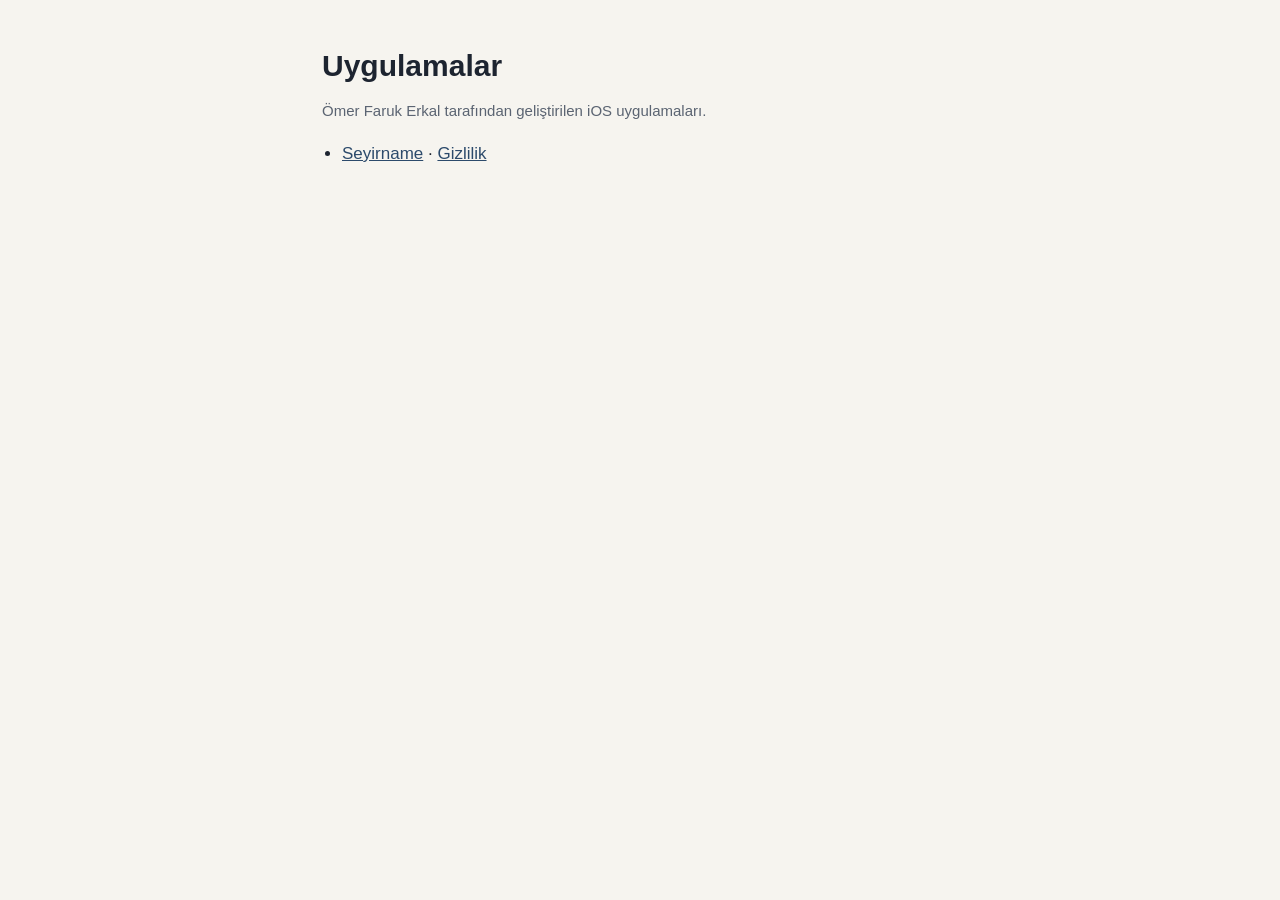
<file: index.html>
<!DOCTYPE html>
<html lang="tr"><head><meta charset="utf-8"><meta name="viewport" content="width=device-width,initial-scale=1">
<title>Ömer Faruk Erkal · Uygulamalar</title><link rel="stylesheet" href="/style.css"></head>
<body><main>
<h1>Uygulamalar</h1>
<p class="muted">Ömer Faruk Erkal tarafından geliştirilen iOS uygulamaları.</p>
<ul><li><a href="/seyirname/">Seyirname</a> · <a href="/seyirname/gizlilik/">Gizlilik</a></li></ul>
</main></body></html>
</file>
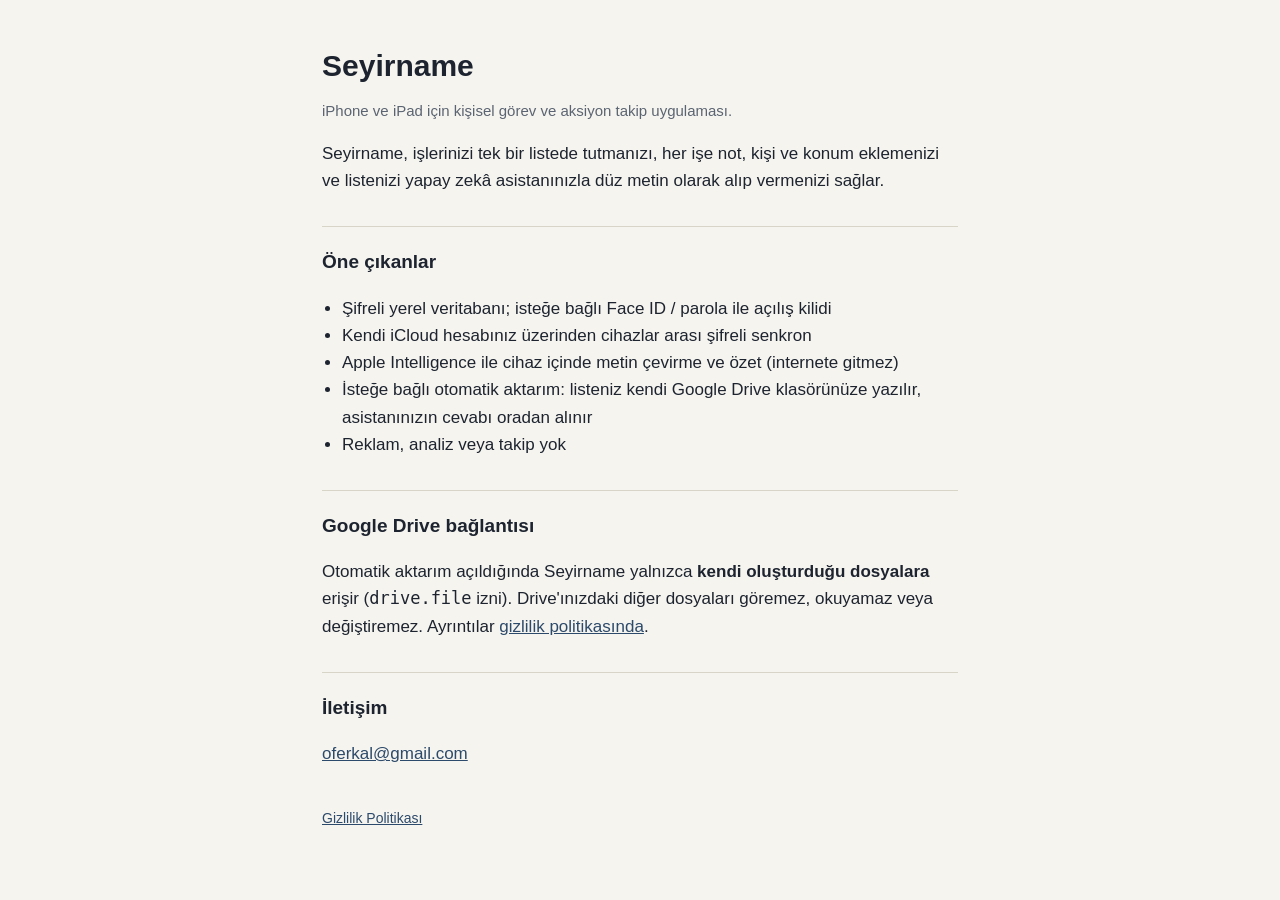
<file: seyirname/index.html>
<!DOCTYPE html>
<html lang="tr"><head><meta charset="utf-8"><meta name="viewport" content="width=device-width,initial-scale=1">
<title>Seyirname</title>
<meta name="description" content="Seyirname: kişisel, yüksek güvenlikli görev ve aksiyon takip uygulaması (iPhone ve iPad).">
<link rel="stylesheet" href="/style.css"></head>
<body><main>
<h1>Seyirname</h1>
<p class="muted">iPhone ve iPad için kişisel görev ve aksiyon takip uygulaması.</p>

<p>Seyirname, işlerinizi tek bir listede tutmanızı, her işe not, kişi ve konum eklemenizi ve listenizi yapay zekâ asistanınızla düz metin olarak alıp vermenizi sağlar.</p>

<h2>Öne çıkanlar</h2>
<ul>
<li>Şifreli yerel veritabanı; isteğe bağlı Face ID / parola ile açılış kilidi</li>
<li>Kendi iCloud hesabınız üzerinden cihazlar arası şifreli senkron</li>
<li>Apple Intelligence ile cihaz içinde metin çevirme ve özet (internete gitmez)</li>
<li>İsteğe bağlı otomatik aktarım: listeniz kendi Google Drive klasörünüze yazılır, asistanınızın cevabı oradan alınır</li>
<li>Reklam, analiz veya takip yok</li>
</ul>

<h2>Google Drive bağlantısı</h2>
<p>Otomatik aktarım açıldığında Seyirname yalnızca <strong>kendi oluşturduğu dosyalara</strong> erişir (<code>drive.file</code> izni). Drive'ınızdaki diğer dosyaları göremez, okuyamaz veya değiştiremez. Ayrıntılar <a href="/seyirname/gizlilik/">gizlilik politikasında</a>.</p>

<h2>İletişim</h2>
<p><a href="mailto:oferkal@gmail.com">oferkal@gmail.com</a></p>

<footer><a href="/seyirname/gizlilik/">Gizlilik Politikası</a></footer>
</main></body></html>
</file>
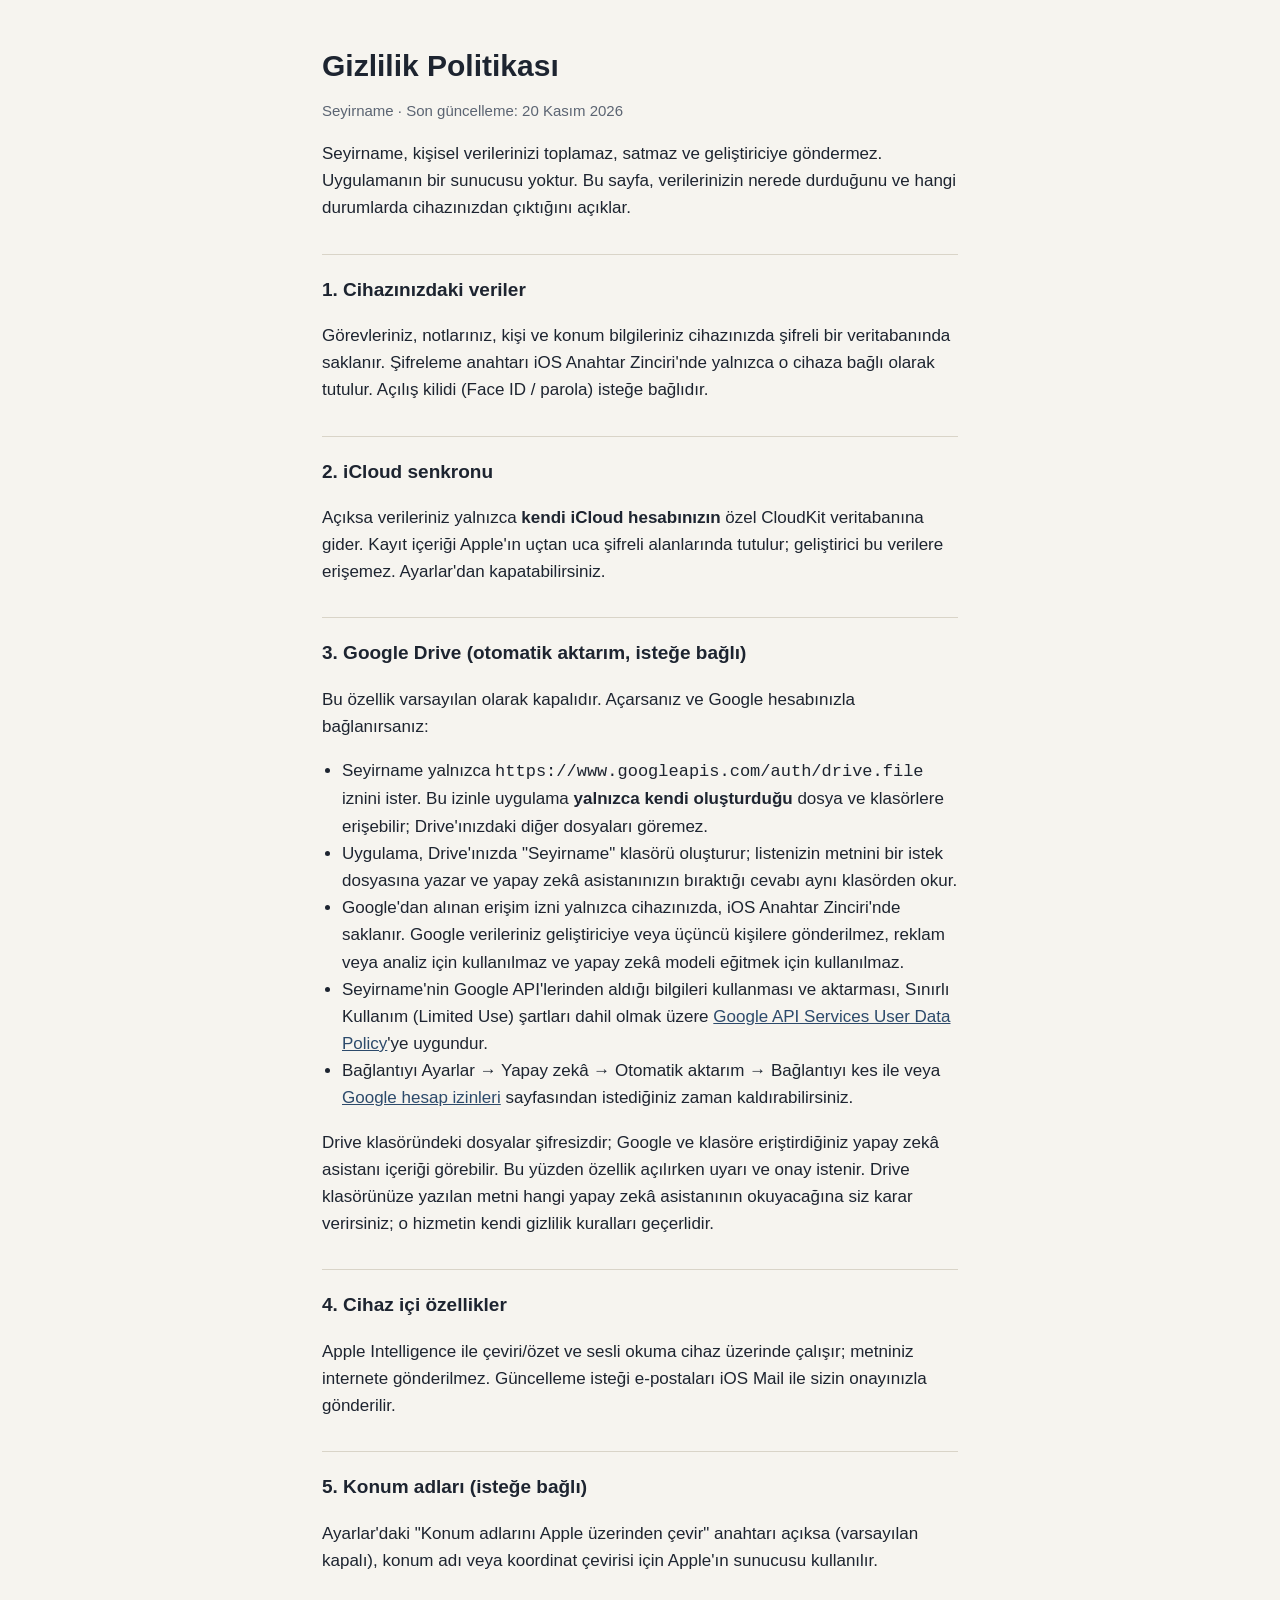
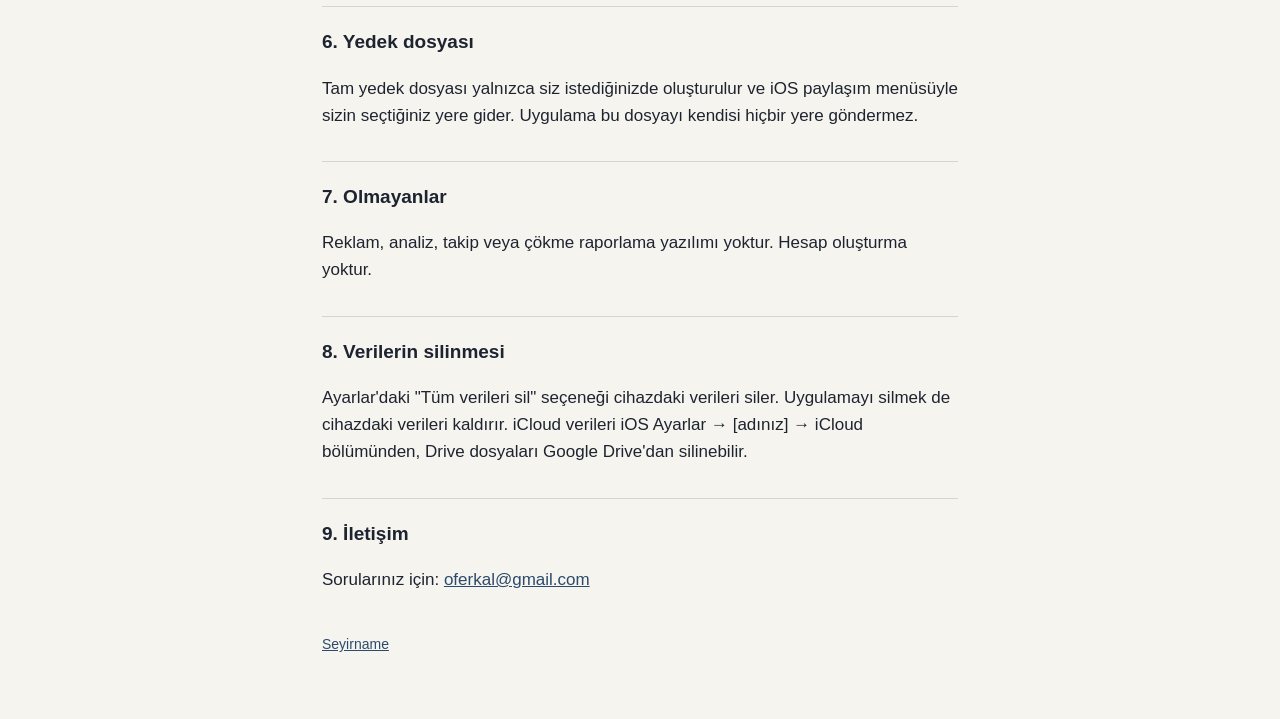
<file: seyirname/gizlilik/index.html>
<!DOCTYPE html>
<html lang="tr"><head><meta charset="utf-8"><meta name="viewport" content="width=device-width,initial-scale=1">
<title>Seyirname · Gizlilik Politikası</title>
<link rel="stylesheet" href="/style.css"></head>
<body><main>
<h1>Gizlilik Politikası</h1>
<p class="muted">Seyirname · Son güncelleme: 20 Kasım 2026</p>

<p>Seyirname, kişisel verilerinizi toplamaz, satmaz ve geliştiriciye göndermez. Uygulamanın bir sunucusu yoktur. Bu sayfa, verilerinizin nerede durduğunu ve hangi durumlarda cihazınızdan çıktığını açıklar.</p>

<h2>1. Cihazınızdaki veriler</h2>
<p>Görevleriniz, notlarınız, kişi ve konum bilgileriniz cihazınızda şifreli bir veritabanında saklanır. Şifreleme anahtarı iOS Anahtar Zinciri'nde yalnızca o cihaza bağlı olarak tutulur. Açılış kilidi (Face ID / parola) isteğe bağlıdır.</p>

<h2>2. iCloud senkronu</h2>
<p>Açıksa verileriniz yalnızca <strong>kendi iCloud hesabınızın</strong> özel CloudKit veritabanına gider. Kayıt içeriği Apple'ın uçtan uca şifreli alanlarında tutulur; geliştirici bu verilere erişemez. Ayarlar'dan kapatabilirsiniz.</p>

<h2>3. Google Drive (otomatik aktarım, isteğe bağlı)</h2>
<p>Bu özellik varsayılan olarak kapalıdır. Açarsanız ve Google hesabınızla bağlanırsanız:</p>
<ul>
<li>Seyirname yalnızca <code>https://www.googleapis.com/auth/drive.file</code> iznini ister. Bu izinle uygulama <strong>yalnızca kendi oluşturduğu</strong> dosya ve klasörlere erişebilir; Drive'ınızdaki diğer dosyaları göremez.</li>
<li>Uygulama, Drive'ınızda "Seyirname" klasörü oluşturur; listenizin metnini bir istek dosyasına yazar ve yapay zekâ asistanınızın bıraktığı cevabı aynı klasörden okur.</li>
<li>Google'dan alınan erişim izni yalnızca cihazınızda, iOS Anahtar Zinciri'nde saklanır. Google verileriniz geliştiriciye veya üçüncü kişilere gönderilmez, reklam veya analiz için kullanılmaz ve yapay zekâ modeli eğitmek için kullanılmaz.</li>
<li>Seyirname'nin Google API'lerinden aldığı bilgileri kullanması ve aktarması, Sınırlı Kullanım (Limited Use) şartları dahil olmak üzere <a href="https://developers.google.com/terms/api-services-user-data-policy">Google API Services User Data Policy</a>'ye uygundur.</li>
<li>Bağlantıyı Ayarlar → Yapay zekâ → Otomatik aktarım → Bağlantıyı kes ile veya <a href="https://myaccount.google.com/permissions">Google hesap izinleri</a> sayfasından istediğiniz zaman kaldırabilirsiniz.</li>
</ul>
<p>Drive klasöründeki dosyalar şifresizdir; Google ve klasöre eriştirdiğiniz yapay zekâ asistanı içeriği görebilir. Bu yüzden özellik açılırken uyarı ve onay istenir. Drive klasörünüze yazılan metni hangi yapay zekâ asistanının okuyacağına siz karar verirsiniz; o hizmetin kendi gizlilik kuralları geçerlidir.</p>

<h2>4. Cihaz içi özellikler</h2>
<p>Apple Intelligence ile çeviri/özet ve sesli okuma cihaz üzerinde çalışır; metniniz internete gönderilmez. Güncelleme isteği e-postaları iOS Mail ile sizin onayınızla gönderilir.</p>

<h2>5. Konum adları (isteğe bağlı)</h2>
<p>Ayarlar'daki "Konum adlarını Apple üzerinden çevir" anahtarı açıksa (varsayılan kapalı), konum adı veya koordinat çevirisi için Apple'ın sunucusu kullanılır.</p>

<h2>6. Yedek dosyası</h2>
<p>Tam yedek dosyası yalnızca siz istediğinizde oluşturulur ve iOS paylaşım menüsüyle sizin seçtiğiniz yere gider. Uygulama bu dosyayı kendisi hiçbir yere göndermez.</p>

<h2>7. Olmayanlar</h2>
<p>Reklam, analiz, takip veya çökme raporlama yazılımı yoktur. Hesap oluşturma yoktur.</p>

<h2>8. Verilerin silinmesi</h2>
<p>Ayarlar'daki "Tüm verileri sil" seçeneği cihazdaki verileri siler. Uygulamayı silmek de cihazdaki verileri kaldırır. iCloud verileri iOS Ayarlar → [adınız] → iCloud bölümünden, Drive dosyaları Google Drive'dan silinebilir.</p>

<h2>9. İletişim</h2>
<p>Sorularınız için: <a href="mailto:oferkal@gmail.com">oferkal@gmail.com</a></p>

<footer><a href="/seyirname/">Seyirname</a></footer>
</main></body></html>
</file>
<file: style.css>
:root{--bg:#f6f4ef;--fg:#1d2430;--muted:#5b6472;--line:#d9d4c8;--accent:#2c4a6b}
@media (prefers-color-scheme:dark){:root{--bg:#12161c;--fg:#e8e6e1;--muted:#a0a7b2;--line:#2a313b;--accent:#8fb3d9}}
*{box-sizing:border-box}
body{margin:0;background:var(--bg);color:var(--fg);font:17px/1.6 -apple-system,BlinkMacSystemFont,"Segoe UI",Roboto,sans-serif}
main{max-width:680px;margin:0 auto;padding:48px 22px 64px}
h1{font-size:30px;line-height:1.2;margin:0 0 8px}
h2{font-size:19px;margin:32px 0 8px;padding-top:20px;border-top:1px solid var(--line)}
p,li{color:var(--fg)}
.muted{color:var(--muted);font-size:15px}
a{color:var(--accent)}
ul{padding-left:20px}
footer{margin-top:40px;font-size:14px;color:var(--muted)}
</file>
